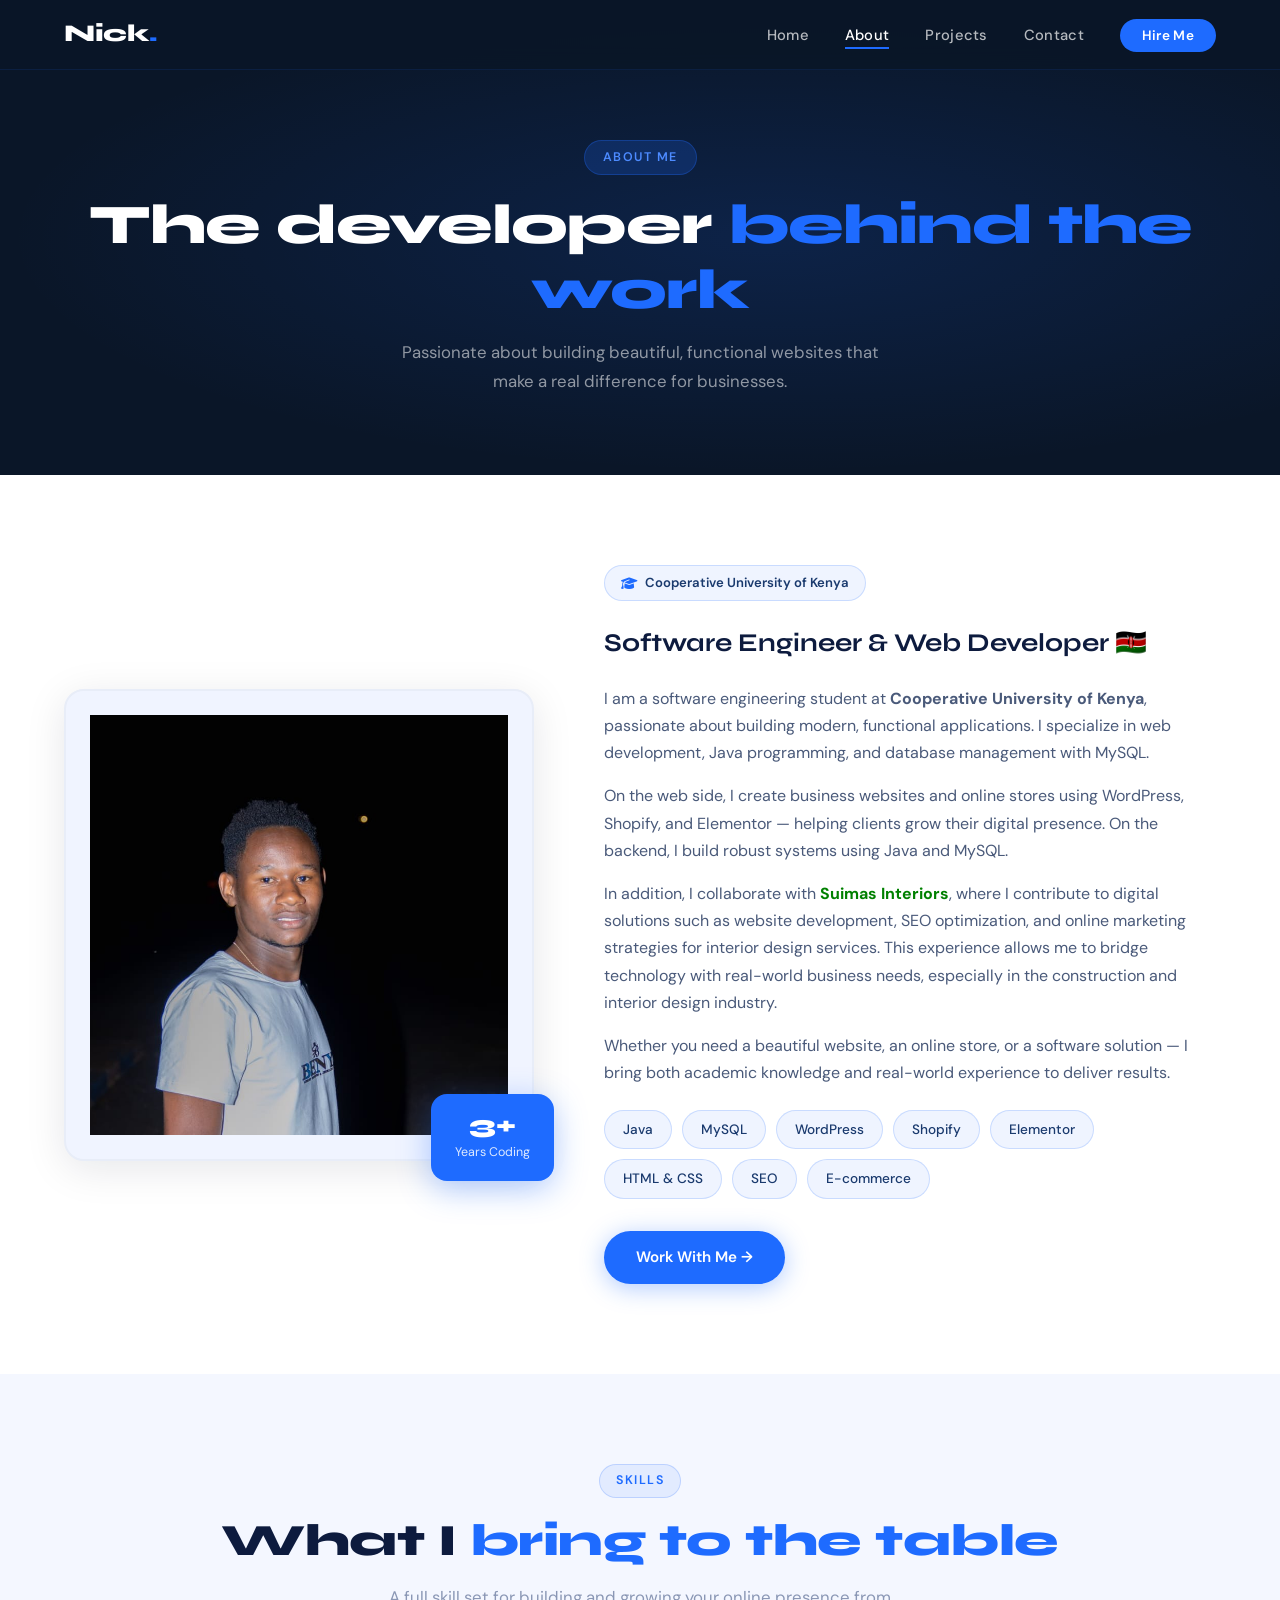
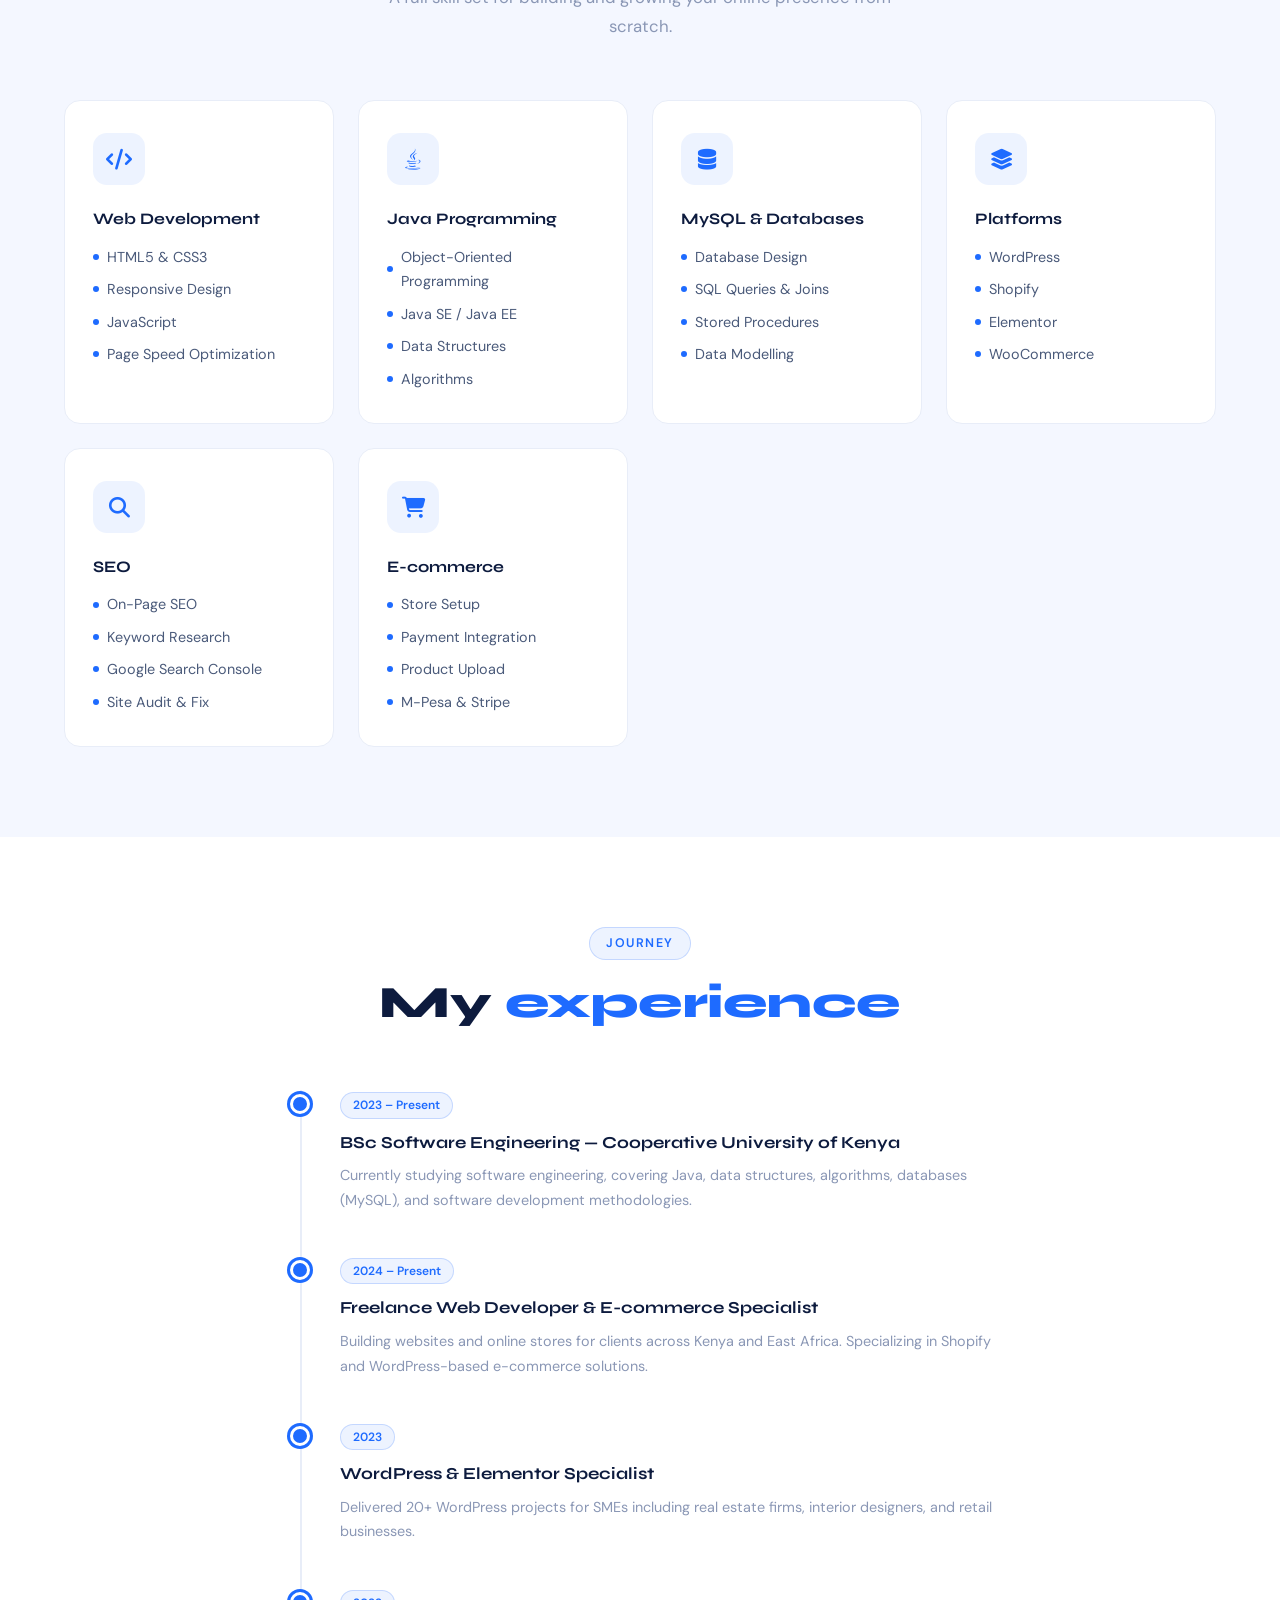
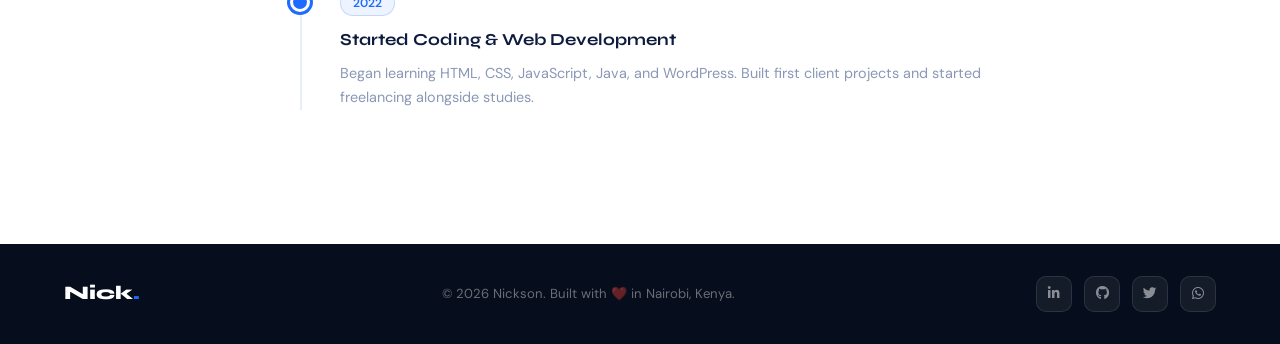
<file: about.html>
<!DOCTYPE html>
<html lang="en">
<head>
  <meta charset="UTF-8" />
  <meta name="viewport" content="width=device-width, initial-scale=1.0" />
  <title>About | Nickson - Web Developer</title>
  <link href="https://fonts.googleapis.com/css2?family=Syne:wght@400;600;700;800&family=DM+Sans:ital,wght@0,300;0,400;0,500;1,300&display=swap" rel="stylesheet" />
  <link href="https://cdnjs.cloudflare.com/ajax/libs/font-awesome/6.5.0/css/all.min.css" rel="stylesheet" />
  <link rel="stylesheet" href="style.css" />
</head>
<body>

  <!-- NAVBAR -->
  <nav id="navbar">
    <a href="index.html" class="nav-logo">Nick<span>.</span></a>
    <ul class="nav-links" id="navLinks">
      <li><a href="index.html">Home</a></li>
      <li><a href="about.html">About</a></li>
      <li><a href="projects.html">Projects</a></li>
      <li><a href="contact.html">Contact</a></li>
      <li><a href="contact.html" class="nav-cta">Hire Me</a></li>
    </ul>
    <div class="hamburger" id="hamburger" onclick="toggleNav()">
      <span></span><span></span><span></span>
    </div>
  </nav>

  <!-- PAGE HERO -->
  <div class="page-hero">
    <div class="page-hero-tag">About Me</div>
    <h1>The developer <span>behind the work</span></h1>
    <p>Passionate about building beautiful, functional websites that make a real difference for businesses.</p>
  </div>

  <!-- ABOUT SECTION -->
  <section id="about" style="background: var(--white);">
    <div class="container">
      <div class="about-grid">
        <div class="about-img-wrap reveal">
          <div class="about-img-frame" style="position:relative; background:#f0f4ff; min-height:420px; display:flex; align-items:center; justify-content:center; flex-direction:column; gap:14px; color:#8a97b5; text-align:center; padding: 24px;">
            <img src="images/Nickson.JPG" alt="Nickson" style="width:100%;height:420px;object-fit:cover;object-position:top;" />
          </div>
          <div class="about-badge-float">
            <strong>3+</strong>
            <span>Years Coding</span>
          </div>
        </div>
        <div class="about-content reveal">
          <div style="display:inline-flex; align-items:center; gap:8px; background:rgba(30,107,255,0.07); border:1px solid rgba(30,107,255,0.18); color:var(--blue-mid); padding:6px 16px; border-radius:100px; font-size:0.82rem; font-weight:600; margin-bottom:20px;">
            <i class="fas fa-graduation-cap" style="color:var(--blue-accent);"></i>
            Cooperative University of Kenya
          </div>
          <h3>Software Engineer &amp; Web Developer 🇰🇪</h3>
          <p>I am a software engineering student at <strong>Cooperative University of Kenya</strong>, passionate about building modern, functional applications. I specialize in web development, Java programming, and database management with MySQL.</p>
          <p>On the web side, I create business websites and online stores using WordPress, Shopify, and Elementor — helping clients grow their digital presence. On the backend, I build robust systems using Java and MySQL.</p>
          <p>In addition, I collaborate with <strong><a href="https://www.google.com/search?q=suimas+interiors" target="_blank" style="text-decoration: none; color: green;a:hover{color:yellow}">Suimas Interiors</a></strong>, where I contribute to digital solutions such as website development, SEO optimization, and online marketing strategies for interior design services. This experience allows me to bridge technology with real-world business needs, especially in the construction and interior design industry.</p>
          <p>Whether you need a beautiful website, an online store, or a software solution — I bring both academic knowledge and real-world experience to deliver results.</p>
          
          <div class="about-tags">
            <span class="tag">Java</span>
            <span class="tag">MySQL</span>
            <span class="tag">WordPress</span>
            <span class="tag">Shopify</span>
            <span class="tag">Elementor</span>
            <span class="tag">HTML & CSS</span>
            <span class="tag">SEO</span>
            <span class="tag">E-commerce</span>
          </div>
          <div style="margin-top: 32px;">
            <a href="contact.html" class="btn-primary">Work With Me →</a>
          </div>
        </div>
      </div>
    </div>
  </section>

  <!-- SKILLS SECTION -->
  <section id="skills">
    <div class="container">
      <div class="section-header reveal">
        <div class="section-tag">Skills</div>
        <h2 class="section-title">What I <span>bring to the table</span></h2>
        <p class="section-desc">A full skill set for building and growing your online presence from scratch.</p>
      </div>
      <div class="skills-grid">
        <div class="skill-card reveal">
          <div class="skill-icon"><i class="fas fa-code"></i></div>
          <h4>Web Development</h4>
          <ul class="skill-list">
            <li>HTML5 & CSS3</li>
            <li>Responsive Design</li>
            <li>JavaScript</li>
            <li>Page Speed Optimization</li>
          </ul>
        </div>
        <div class="skill-card reveal">
          <div class="skill-icon"><i class="fab fa-java"></i></div>
          <h4>Java Programming</h4>
          <ul class="skill-list">
            <li>Object-Oriented Programming</li>
            <li>Java SE / Java EE</li>
            <li>Data Structures</li>
            <li>Algorithms</li>
          </ul>
        </div>
        <div class="skill-card reveal">
          <div class="skill-icon"><i class="fas fa-database"></i></div>
          <h4>MySQL & Databases</h4>
          <ul class="skill-list">
            <li>Database Design</li>
            <li>SQL Queries & Joins</li>
            <li>Stored Procedures</li>
            <li>Data Modelling</li>
          </ul>
        </div>
        <div class="skill-card reveal">
          <div class="skill-icon"><i class="fas fa-layer-group"></i></div>
          <h4>Platforms</h4>
          <ul class="skill-list">
            <li>WordPress</li>
            <li>Shopify</li>
            <li>Elementor</li>
            <li>WooCommerce</li>
          </ul>
        </div>
        <div class="skill-card reveal">
          <div class="skill-icon"><i class="fas fa-search"></i></div>
          <h4>SEO</h4>
          <ul class="skill-list">
            <li>On-Page SEO</li>
            <li>Keyword Research</li>
            <li>Google Search Console</li>
            <li>Site Audit & Fix</li>
          </ul>
        </div>
        <div class="skill-card reveal">
          <div class="skill-icon"><i class="fas fa-shopping-cart"></i></div>
          <h4>E-commerce</h4>
          <ul class="skill-list">
            <li>Store Setup</li>
            <li>Payment Integration</li>
            <li>Product Upload</li>
            <li>M-Pesa & Stripe</li>
          </ul>
        </div>
      </div>
    </div>
  </section>

  <!-- EXPERIENCE TIMELINE -->
  <section id="experience">
    <div class="container">
      <div class="section-header reveal">
        <div class="section-tag">Journey</div>
        <h2 class="section-title">My <span>experience</span></h2>
      </div>
      <div class="timeline">
        <div class="timeline-item reveal">
          <div class="timeline-dot"></div>
          <span class="timeline-year">2023 – Present</span>
          <h4>BSc Software Engineering — Cooperative University of Kenya</h4>
          <p>Currently studying software engineering, covering Java, data structures, algorithms, databases (MySQL), and software development methodologies.</p>
        </div>
        <div class="timeline-item reveal">
          <div class="timeline-dot"></div>
          <span class="timeline-year">2024 – Present</span>
          <h4>Freelance Web Developer & E-commerce Specialist</h4>
          <p>Building websites and online stores for clients across Kenya and East Africa. Specializing in Shopify and WordPress-based e-commerce solutions.</p>
        </div>
        <div class="timeline-item reveal">
          <div class="timeline-dot"></div>
          <span class="timeline-year">2023</span>
          <h4>WordPress & Elementor Specialist</h4>
          <p>Delivered 20+ WordPress projects for SMEs including real estate firms, interior designers, and retail businesses.</p>
        </div>

        <div class="timeline-item reveal">
          <div class="timeline-dot"></div>
          <span class="timeline-year">2022</span>
          <h4>Started Coding & Web Development</h4>
          <p>Began learning HTML, CSS, JavaScript, Java, and WordPress. Built first client projects and started freelancing alongside studies.</p>
        </div>
      </div>
    </div>
  </section>

  <!-- FOOTER -->
  <footer>
    <div class="footer-logo">Nick<span>.</span></div>
    <p>© <span id="year"></span> Nickson. Built with ❤️ in Nairobi, Kenya.</p>
    <div class="footer-socials">
      <a href="https://www.linkedin.com/in/nickson-bahari-75ab64363/" class="social-icon"><i class="fab fa-linkedin-in"></i></a>
      <a href="https://github.com/bahari23/" class="social-icon"><i class="fab fa-github"></i></a>
      <a href="https://x.com/Optimus5448431" class="social-icon"><i class="fab fa-twitter"></i></a>
      <a href="https://wa.me/254798544547" class="social-icon"><i class="fab fa-whatsapp"></i></a>
    </div>
  </footer>

  <script src="main.js"></script>
  <script>document.getElementById('year').textContent = new Date().getFullYear();</script>
</body>
</html>
</file>
<file: style.css>
/* ========== CSS VARIABLES ========== */
:root {
  --blue-deep: #0a1628;
  --blue-mid: #1a3a6e;
  --blue-accent: #1e6bff;
  --blue-light: #4d8bff;
  --blue-glow: rgba(30, 107, 255, 0.18);
  --white: #ffffff;
  --off-white: #f4f7ff;
  --gray-light: #e8edf8;
  --gray-text: #8a97b5;
  --text-dark: #0d1b3e;
  --card-bg: #ffffff;
  --section-alt: #f0f4ff;
  --font-display: 'Syne', sans-serif;
  --font-body: 'DM Sans', sans-serif;
  --radius: 16px;
  --shadow: 0 8px 40px rgba(10, 22, 40, 0.10);
  --shadow-card: 0 4px 24px rgba(30, 107, 255, 0.10);
}

/* ========== RESET & BASE ========== */
*, *::before, *::after { box-sizing: border-box; margin: 0; padding: 0; }
html { scroll-behavior: smooth; }
body {
  font-family: var(--font-body);
  background: var(--white);
  color: var(--text-dark);
  line-height: 1.7;
  overflow-x: hidden;
}
img { max-width: 100%; display: block; }
a { text-decoration: none; color: inherit; }
section { padding: 90px 0; }
.container { width: 90%; max-width: 1200px; margin: 0 auto; }

/* ========== NAVBAR ========== */
nav {
  position: fixed; top: 0; left: 0; right: 0; z-index: 1000;
  background: rgba(10, 22, 40, 0.96);
  backdrop-filter: blur(12px);
  border-bottom: 1px solid rgba(30, 107, 255, 0.12);
  padding: 0 5%;
  display: flex; align-items: center; justify-content: space-between;
  height: 70px;
  transition: box-shadow 0.3s;
}
nav.scrolled { box-shadow: 0 4px 30px rgba(30, 107, 255, 0.15); }
.nav-logo {
  font-family: var(--font-display);
  font-weight: 800; font-size: 1.5rem;
  color: var(--white); letter-spacing: -0.5px;
}
.nav-logo span { color: var(--blue-accent); }
.nav-links { display: flex; gap: 36px; list-style: none; }
.nav-links a {
  font-family: var(--font-body); font-weight: 500;
  font-size: 0.92rem; color: rgba(255,255,255,0.70);
  letter-spacing: 0.3px; transition: color 0.2s;
  position: relative;
}
.nav-links a::after {
  content: ''; position: absolute; bottom: -4px; left: 0;
  width: 0; height: 2px; background: var(--blue-accent);
  transition: width 0.3s;
}
.nav-links a:hover, .nav-links a.active { color: var(--white); }
.nav-links a:hover::after, .nav-links a.active::after { width: 100%; }
.nav-cta {
  background: var(--blue-accent) !important;
  color: var(--white) !important;
  padding: 8px 22px; border-radius: 100px;
  font-weight: 600 !important; font-size: 0.85rem !important;
  transition: background 0.2s, transform 0.2s !important;
}
.nav-cta:hover { background: var(--blue-light) !important; transform: translateY(-1px); }
.nav-cta::after { display: none !important; }
.hamburger { display: none; flex-direction: column; gap: 5px; cursor: pointer; }
.hamburger span { width: 24px; height: 2px; background: var(--white); transition: all 0.3s; border-radius: 2px; }

/* ========== PAGE HERO (inner pages) ========== */
.page-hero {
  background: var(--blue-deep);
  padding: 140px 0 80px;
  position: relative; overflow: hidden; text-align: center;
}
.page-hero::before {
  content: ''; position: absolute; inset: 0;
  background: radial-gradient(ellipse at 60% 50%, rgba(30,107,255,0.15) 0%, transparent 70%);
}
.page-hero-tag {
  display: inline-block;
  background: rgba(30,107,255,0.2); color: var(--blue-light);
  border: 1px solid rgba(30,107,255,0.3);
  padding: 6px 18px; border-radius: 100px;
  font-size: 0.78rem; font-weight: 600; letter-spacing: 1.5px;
  text-transform: uppercase; margin-bottom: 18px;
  position: relative; z-index: 2;
  animation: fadeInUp 0.6s ease both;
}
.page-hero h1 {
  font-family: var(--font-display); font-weight: 800;
  font-size: clamp(2.2rem, 4.5vw, 3.5rem);
  color: var(--white); letter-spacing: -1px; line-height: 1.15;
  position: relative; z-index: 2;
  animation: fadeInUp 0.7s 0.1s ease both;
}
.page-hero h1 span { color: var(--blue-accent); }
.page-hero p {
  margin-top: 16px; font-size: 1.05rem;
  color: rgba(255,255,255,0.55); max-width: 520px; margin-left: auto; margin-right: auto;
  position: relative; z-index: 2;
  animation: fadeInUp 0.7s 0.2s ease both;
}

/* ========== SECTION HEADER ========== */
.section-header { text-align: center; margin-bottom: 60px; }
.section-tag {
  display: inline-block;
  background: rgba(30,107,255,0.08); color: var(--blue-accent);
  border: 1px solid rgba(30,107,255,0.2);
  padding: 5px 16px; border-radius: 100px;
  font-size: 0.78rem; font-weight: 600; letter-spacing: 1.5px;
  text-transform: uppercase; margin-bottom: 16px;
}
.section-title {
  font-family: var(--font-display); font-weight: 800;
  font-size: clamp(1.9rem, 3.5vw, 2.8rem);
  color: var(--text-dark); letter-spacing: -0.5px; line-height: 1.2;
  margin-bottom: 16px;
}
.section-title span { color: var(--blue-accent); }
.section-desc { font-size: 1.05rem; color: var(--gray-text); max-width: 540px; margin: 0 auto; }

/* ========== BUTTONS ========== */
.btn-primary {
  display: inline-flex; align-items: center; gap: 8px;
  background: var(--blue-accent); color: var(--white);
  padding: 14px 32px; border-radius: 100px;
  font-weight: 600; font-size: 0.95rem;
  transition: all 0.25s; border: none; cursor: pointer;
  box-shadow: 0 4px 24px rgba(30,107,255,0.35);
}
.btn-primary:hover { background: var(--blue-light); transform: translateY(-2px); box-shadow: 0 8px 32px rgba(30,107,255,0.45); }
.btn-outline {
  display: inline-flex; align-items: center; gap: 8px;
  background: transparent; color: var(--text-dark);
  padding: 14px 32px; border-radius: 100px;
  font-weight: 500; font-size: 0.95rem;
  border: 1.5px solid var(--gray-light);
  transition: all 0.25s; cursor: pointer;
}
.btn-outline:hover { border-color: var(--blue-accent); color: var(--blue-accent); transform: translateY(-2px); }
.btn-outline-white {
  display: inline-flex; align-items: center; gap: 8px;
  background: transparent; color: var(--white);
  padding: 14px 32px; border-radius: 100px;
  font-weight: 500; font-size: 0.95rem;
  border: 1.5px solid rgba(255,255,255,0.3);
  transition: all 0.25s; cursor: pointer;
}
.btn-outline-white:hover { border-color: var(--blue-accent); color: var(--blue-light); transform: translateY(-2px); }

/* ========== CARDS ========== */
.skill-card {
  background: var(--card-bg); border: 1.5px solid var(--gray-light);
  border-radius: var(--radius); padding: 32px 28px;
  transition: all 0.3s; cursor: default;
}
.skill-card:hover {
  border-color: var(--blue-accent);
  box-shadow: var(--shadow-card);
  transform: translateY(-4px);
}
.skill-icon {
  width: 52px; height: 52px; border-radius: 14px;
  background: rgba(30,107,255,0.08); display: flex;
  align-items: center; justify-content: center;
  color: var(--blue-accent); font-size: 1.3rem;
  margin-bottom: 20px;
}
.skill-card h4 {
  font-family: var(--font-display); font-weight: 700;
  font-size: 1rem; margin-bottom: 12px; color: var(--text-dark);
}
.skill-list { list-style: none; display: flex; flex-direction: column; gap: 8px; }
.skill-list li {
  display: flex; align-items: center; gap: 8px;
  font-size: 0.9rem; color: #4a5a7a;
}
.skill-list li::before {
  content: ''; width: 6px; height: 6px; border-radius: 50%;
  background: var(--blue-accent); flex-shrink: 0;
}

/* ========== FOOTER ========== */
footer {
  background: #060d1c; padding: 32px 5%;
  display: flex; align-items: center; justify-content: space-between;
  flex-wrap: wrap; gap: 16px;
}
.footer-logo { font-family: var(--font-display); font-weight: 800; font-size: 1.2rem; color: var(--white); }
.footer-logo span { color: var(--blue-accent); }
footer p { color: rgba(255,255,255,0.4); font-size: 0.82rem; }
.footer-socials { display: flex; gap: 12px; }
.social-icon {
  width: 36px; height: 36px; border-radius: 10px;
  background: rgba(255,255,255,0.06); border: 1px solid rgba(255,255,255,0.1);
  display: flex; align-items: center; justify-content: center;
  color: rgba(255,255,255,0.5); font-size: 0.85rem;
  transition: all 0.25s;
}
.social-icon:hover { background: var(--blue-accent); color: var(--white); border-color: var(--blue-accent); transform: translateY(-2px); }

/* ========== TAGS ========== */
.tag {
  background: rgba(30,107,255,0.07); border: 1px solid rgba(30,107,255,0.18);
  color: var(--blue-mid); padding: 7px 18px;
  border-radius: 100px; font-size: 0.85rem; font-weight: 500;
}
.tool-badge {
  background: rgba(30,107,255,0.08); color: var(--blue-accent);
  border: 1px solid rgba(30,107,255,0.2);
  padding: 3px 12px; border-radius: 100px;
  font-size: 0.73rem; font-weight: 600;
}

/* ========== ANIMATIONS ========== */
@keyframes fadeInUp {
  from { opacity: 0; transform: translateY(24px); }
  to { opacity: 1; transform: translateY(0); }
}
@keyframes fadeInRight {
  from { opacity: 0; transform: translateX(40px); }
  to { opacity: 1; transform: translateX(0); }
}
.reveal {
  opacity: 0; transform: translateY(30px);
  transition: opacity 0.65s ease, transform 0.65s ease;
}
.reveal.visible { opacity: 1; transform: translateY(0); }

/* ========== MOBILE (shared) ========== */
@media (max-width: 768px) {
  .hamburger { display: flex; }
  .nav-links {
    position: fixed; top: 70px; left: 0; right: 0;
    background: rgba(10,22,40,0.98); backdrop-filter: blur(12px);
    flex-direction: column; gap: 0; padding: 16px 0;
    transform: translateY(-120%); transition: transform 0.35s;
    pointer-events: none;
  }
  .nav-links.open { transform: translateY(0); pointer-events: all; }
  .nav-links li { border-bottom: 1px solid rgba(255,255,255,0.06); }
  .nav-links a { display: block; padding: 14px 5%; font-size: 1rem; }
  section { padding: 70px 0; }
  footer { flex-direction: column; text-align: center; }
}

/* ==============================================
   INDEX.HTML — HOME PAGE STYLES
   ============================================== */

#home {
  min-height: 100vh;
  background: var(--blue-deep);
  display: flex; align-items: center;
  position: relative; overflow: hidden;
  padding-top: 70px;
}
.hero-bg {
  position: absolute; inset: 0;
  background-image: url('images/code.jpg');
  background-size: cover; background-position: center;
  opacity: 0.4;
}
.hero-overlay {
  position: absolute; inset: 0;
  background: linear-gradient(135deg, rgba(34, 81, 148, 0.6) 45%, rgba(21, 50, 96, 0.4) 100%);
}
.hero-circle1 {
  position: absolute; width: 520px; height: 520px; border-radius: 50%;
  background: radial-gradient(circle, rgba(30,107,255,0.12) 0%, transparent 70%);
  right: -80px; top: -100px; pointer-events: none;
}
.hero-circle2 {
  position: absolute; width: 300px; height: 300px; border-radius: 50%;
  border: 1px solid rgba(30,107,255,0.12);
  right: 120px; top: 80px; pointer-events: none;
}
.hero-grid {
  display: grid; grid-template-columns: 1fr 1fr;
  align-items: center; gap: 60px;
  width: 90%; max-width: 1200px; margin: 0 auto;
  position: relative; z-index: 2;
  padding: 80px 0;
}
.hero-badge {
  display: inline-flex; align-items: center; gap: 8px;
  background: rgba(30,107,255,0.15); border: 1px solid rgba(30,107,255,0.3);
  color: var(--blue-light); padding: 6px 16px; border-radius: 100px;
  font-size: 0.82rem; font-weight: 500; margin-bottom: 24px;
  animation: fadeInUp 0.7s ease both;
}
.hero-name {
  font-family: var(--font-display); font-weight: 800;
  font-size: clamp(2.8rem, 5vw, 4.2rem); color: var(--white);
  line-height: 1.1; letter-spacing: -1.5px; margin-bottom: 16px;
  animation: fadeInUp 0.8s 0.1s ease both;
}
.typed-name {
  background: linear-gradient(90deg, var(--blue-accent), var(--blue-light));
  -webkit-background-clip: text; -webkit-text-fill-color: transparent;
}
.cursor {
  display: inline-block;
  background: linear-gradient(90deg, var(--blue-accent), var(--blue-light));
  -webkit-background-clip: text; -webkit-text-fill-color: transparent;
  animation: blink 0.75s step-end infinite;
  font-weight: 300;
}
@keyframes blink { 0%,100%{opacity:1} 50%{opacity:0} }
.hero-role {
  font-size: 1.15rem; color: rgba(255,255,255,0.65);
  font-weight: 300; margin-bottom: 20px;
  animation: fadeInUp 0.8s 0.2s ease both;
}
.hero-tagline {
  font-size: 1.05rem; color: rgba(255,255,255,0.85);
  max-width: 440px; line-height: 1.75; margin-bottom: 36px;
  animation: fadeInUp 0.8s 0.3s ease both;
}
.hero-btns {
  display: flex; gap: 16px; flex-wrap: wrap;
  animation: fadeInUp 0.8s 0.4s ease both;
}
.hero-image-wrap {
  display: flex; justify-content: center; align-items: center;
  animation: fadeInRight 0.9s 0.3s ease both;
}
.hero-image-frame {
  width: 300px; height: 300px; border-radius: 50%; overflow: hidden;
  border: 4px solid rgba(30,107,255,0.4);
  box-shadow: 0 0 0 8px rgba(30,107,255,0.10), 0 24px 80px rgba(0,0,0,0.4);
  position: relative; background: #1a2a4a;
}
.hero-image-frame img { width: 100%; height: 100%; object-fit: cover; object-position: top; }
.profile-placeholder {
  width: 100%; height: 100%; display: flex; flex-direction: column;
  align-items: center; justify-content: center; gap: 12px;
  color: rgba(255,255,255,0.4);
}
.profile-placeholder i { font-size: 4rem; }
.profile-placeholder span { font-size: 0.78rem; text-align: center; padding: 0 16px; line-height: 1.5; }
.uni-badge {
  display: inline-flex; align-items: center; gap: 8px;
  background: rgba(255,255,255,0.07); border: 1px solid rgba(255,255,255,0.15);
  color: rgba(255,255,255,0.75); padding: 6px 14px; border-radius: 100px;
  font-size: 0.8rem; margin-bottom: 12px;
  animation: fadeInUp 0.7s 0.05s ease both;
}
.uni-badge i { color: var(--blue-light); }
.hero-stats {
  display: flex; gap: 32px; margin-top: 48px;
  animation: fadeInUp 0.8s 0.5s ease both;
}
.stat-num {
  font-family: var(--font-display); font-size: 1.8rem;
  font-weight: 800; color: var(--blue-accent); line-height: 1;
}
.stat-label { font-size: 0.8rem; color: rgba(255,255,255,0.5); margin-top: 4px; }

/* Services teaser */
#services-teaser { background: var(--off-white); }
.services-grid {
  display: grid; grid-template-columns: repeat(auto-fit, minmax(220px, 1fr));
  gap: 24px;
}
.service-card {
  background: var(--white); border-radius: var(--radius);
  padding: 30px 24px; border: 1.5px solid var(--gray-light);
  text-align: center; transition: all 0.3s;
}
.service-card:hover { border-color: var(--blue-accent); box-shadow: var(--shadow-card); transform: translateY(-4px); }
.service-card i { font-size: 2rem; color: var(--blue-accent); margin-bottom: 16px; }
.service-card h4 { font-family: var(--font-display); font-weight: 700; font-size: 1rem; margin-bottom: 10px; }
.service-card p { font-size: 0.88rem; color: var(--gray-text); }

/* CTA section */
#cta { background: var(--blue-accent); padding: 80px 0; text-align: center; }
#cta h2 {
  font-family: var(--font-display); font-weight: 800;
  font-size: clamp(1.8rem, 3.5vw, 2.5rem);
  color: var(--white); margin-bottom: 16px;
}
#cta p { color: rgba(255,255,255,0.8); margin-bottom: 32px; font-size: 1.05rem; }
#cta .btn-white {
  background: var(--white); color: var(--blue-accent);
  padding: 14px 36px; border-radius: 100px;
  font-weight: 700; font-size: 0.95rem; transition: all 0.25s;
  display: inline-block;
}
#cta .btn-white:hover { transform: translateY(-2px); box-shadow: 0 8px 28px rgba(0,0,0,0.2); }

@media (max-width: 768px) {
  .hero-grid { grid-template-columns: 1fr; gap: 40px; padding: 40px 0 60px; }
  .hero-image-wrap { order: -1; }
  .hero-image-frame { width: 220px; height: 220px; }
  .hero-stats { gap: 24px; }
}

/* ==============================================
   ABOUT.HTML — ABOUT PAGE STYLES
   ============================================== */

.about-grid {
  display: grid; grid-template-columns: 1fr 1.3fr;
  gap: 70px; align-items: center;
}
.about-img-wrap { position: relative; }
.about-img-frame {
  border-radius: 20px; overflow: hidden;
  box-shadow: var(--shadow);
  border: 2px solid var(--gray-light);
}
.about-img-frame img { width: 100%; height: 450px; object-fit: cover; }
.about-badge-float {
  position: absolute; bottom: -20px; right: -20px;
  background: var(--blue-accent); color: var(--white);
  border-radius: 16px; padding: 18px 24px;
  box-shadow: 0 8px 32px rgba(30,107,255,0.35);
  text-align: center;
}
.about-badge-float strong {
  display: block; font-family: var(--font-display);
  font-size: 1.6rem; font-weight: 800; line-height: 1;
}
.about-badge-float span { font-size: 0.78rem; opacity: 0.85; margin-top: 4px; display: block; }
.about-content h3 {
  font-family: var(--font-display); font-weight: 700;
  font-size: 1.6rem; margin-bottom: 20px; color: var(--text-dark);
}
.about-content p { color: #4a5a7a; margin-bottom: 16px; font-size: 1rem; }
.about-tags { display: flex; flex-wrap: wrap; gap: 10px; margin-top: 24px; }

#skills { background: var(--off-white); }
.skills-grid {
  display: grid; grid-template-columns: repeat(auto-fit, minmax(240px, 1fr));
  gap: 24px;
}

#experience { background: var(--white); }
.timeline { position: relative; max-width: 720px; margin: 0 auto; }
.timeline::before {
  content: ''; position: absolute; left: 20px; top: 0; bottom: 0;
  width: 2px; background: var(--gray-light);
}
.timeline-item { position: relative; padding-left: 60px; margin-bottom: 44px; }
.timeline-dot {
  position: absolute; left: 10px; top: 4px;
  width: 20px; height: 20px; border-radius: 50%;
  background: var(--blue-accent); border: 3px solid var(--white);
  box-shadow: 0 0 0 3px var(--blue-accent);
}
.timeline-year {
  display: inline-block; background: rgba(30,107,255,0.08);
  color: var(--blue-accent); border: 1px solid rgba(30,107,255,0.2);
  padding: 2px 12px; border-radius: 100px;
  font-size: 0.75rem; font-weight: 600; margin-bottom: 10px;
}
.timeline-item h4 {
  font-family: var(--font-display); font-weight: 700;
  font-size: 1.05rem; color: var(--text-dark); margin-bottom: 6px;
}
.timeline-item p { font-size: 0.9rem; color: var(--gray-text); }

@media (max-width: 768px) {
  .about-grid { grid-template-columns: 1fr; gap: 50px; }
  .about-badge-float { right: 0; bottom: -15px; }
}

/* ==============================================
   PROJECTS.HTML — PROJECTS PAGE STYLES
   ============================================== */

#projects { background: var(--white); }
.filter-bar {
  display: flex; justify-content: center; gap: 10px;
  flex-wrap: wrap; margin-bottom: 48px;
}
.filter-btn {
  background: var(--off-white); color: var(--gray-text);
  border: 1.5px solid var(--gray-light); padding: 8px 22px;
  border-radius: 100px; font-size: 0.85rem; font-weight: 500;
  cursor: pointer; transition: all 0.25s; font-family: var(--font-body);
}
.filter-btn:hover, .filter-btn.active {
  background: var(--blue-accent); color: var(--white);
  border-color: var(--blue-accent);
}
.projects-grid {
  display: grid; grid-template-columns: repeat(auto-fill, minmax(320px, 1fr));
  gap: 28px;
}
.project-card {
  background: var(--white); border-radius: 20px; overflow: hidden;
  border: 1.5px solid var(--gray-light); box-shadow: var(--shadow-card);
  transition: all 0.35s;
}
.project-card:hover { transform: translateY(-8px); box-shadow: 0 16px 48px rgba(30,107,255,0.18); border-color: var(--blue-accent); }
.project-img-wrap { overflow: hidden; position: relative; }
.project-img { width: 100%; height: 220px; object-fit: cover; transition: transform 0.5s; }
.project-card:hover .project-img { transform: scale(1.06); }
.project-overlay {
  position: absolute; inset: 0;
  background: linear-gradient(180deg, transparent 50%, rgba(10,22,40,0.5) 100%);
}
.project-body { padding: 24px; }
.project-tools { display: flex; flex-wrap: wrap; gap: 6px; margin-bottom: 12px; }
.project-title {
  font-family: var(--font-display); font-weight: 700;
  font-size: 1.15rem; color: var(--text-dark); margin-bottom: 10px;
}
.project-desc { font-size: 0.88rem; color: #5a6a8a; line-height: 1.65; }
.project-link {
  display: inline-flex; align-items: center; gap: 6px;
  color: var(--blue-accent); font-size: 0.85rem; font-weight: 600;
  margin-top: 16px; transition: gap 0.2s;
}
.project-link:hover { gap: 10px; }

#project-cta { background: var(--off-white); padding: 80px 0; text-align: center; }
#project-cta h2 {
  font-family: var(--font-display); font-weight: 800;
  font-size: clamp(1.6rem, 3vw, 2.2rem); margin-bottom: 14px;
}
#project-cta p { color: var(--gray-text); margin-bottom: 28px; font-size: 1rem; }

/* ==============================================
   CONTACT.HTML — CONTACT PAGE STYLES
   ============================================== */

#contact { background: var(--white); }
.contact-wrapper {
  display: grid; grid-template-columns: 1fr 1.4fr;
  gap: 60px; align-items: start;
}
.contact-info { display: flex; flex-direction: column; gap: 28px; }
.contact-card {
  background: var(--off-white); border: 1.5px solid var(--gray-light);
  border-radius: var(--radius); padding: 28px;
}
.contact-card h3 {
  font-family: var(--font-display); font-weight: 700;
  font-size: 1.1rem; margin-bottom: 20px; color: var(--text-dark);
}
.contact-item {
  display: flex; align-items: flex-start; gap: 16px; margin-bottom: 20px;
}
.contact-item:last-child { margin-bottom: 0; }
.contact-icon {
  width: 44px; height: 44px; border-radius: 12px;
  background: rgba(30,107,255,0.08); border: 1px solid rgba(30,107,255,0.15);
  display: flex; align-items: center; justify-content: center;
  color: var(--blue-accent); font-size: 1rem; flex-shrink: 0;
}
.contact-text h5 {
  font-family: var(--font-display); font-weight: 700;
  color: var(--text-dark); font-size: 0.88rem; margin-bottom: 3px;
}
.contact-text a, .contact-text p {
  color: var(--gray-text); font-size: 0.9rem; transition: color 0.2s;
}
.contact-text a:hover { color: var(--blue-accent); }
.wa-btn {
  display: flex; align-items: center; justify-content: center; gap: 10px;
  background: #25D366; color: var(--white);
  padding: 14px 28px; border-radius: 12px;
  font-weight: 600; font-size: 0.95rem;
  transition: all 0.25s; border: none; cursor: pointer;
  font-family: var(--font-body); text-decoration: none;
}
.wa-btn:hover { background: #1fb855; transform: translateY(-2px); box-shadow: 0 6px 24px rgba(37,211,102,0.35); color: var(--white); }

.faq { margin-top: 8px; }
.faq-item { border-bottom: 1px solid var(--gray-light); padding: 16px 0; cursor: pointer; }
.faq-q {
  display: flex; justify-content: space-between; align-items: center;
  font-weight: 600; font-size: 0.9rem; color: var(--text-dark);
}
.faq-q i { color: var(--blue-accent); transition: transform 0.3s; font-size: 0.8rem; }
.faq-a {
  font-size: 0.87rem; color: var(--gray-text);
  margin-top: 10px; display: none; line-height: 1.65;
}
.faq-item.open .faq-q i { transform: rotate(180deg); }
.faq-item.open .faq-a { display: block; }

.contact-form {
  background: var(--off-white); border: 1.5px solid var(--gray-light);
  border-radius: 24px; padding: 40px;
}
.contact-form h3 {
  font-family: var(--font-display); font-weight: 700;
  font-size: 1.3rem; margin-bottom: 28px; color: var(--text-dark);
}
.form-row { display: grid; grid-template-columns: 1fr 1fr; gap: 16px; }
.form-group { margin-bottom: 20px; }
.form-group label {
  display: block; font-size: 0.82rem; font-weight: 600;
  color: var(--text-dark); margin-bottom: 8px; letter-spacing: 0.3px;
}
.form-group input,
.form-group textarea,
.form-group select {
  width: 100%; background: var(--white);
  border: 1.5px solid var(--gray-light);
  color: var(--text-dark); padding: 12px 16px;
  border-radius: 10px; font-family: var(--font-body); font-size: 0.92rem;
  transition: border-color 0.25s; outline: none; resize: vertical;
  appearance: none;
}
.form-group input::placeholder,
.form-group textarea::placeholder { color: var(--gray-text); }
.form-group input:focus,
.form-group textarea:focus,
.form-group select:focus { border-color: var(--blue-accent); }
.form-group textarea { min-height: 130px; }
.form-submit {
  width: 100%; background: var(--blue-accent); color: var(--white);
  padding: 15px; border-radius: 12px; border: none; cursor: pointer;
  font-family: var(--font-display); font-weight: 700; font-size: 1rem;
  transition: all 0.25s; letter-spacing: 0.5px;
}
.form-submit:hover { background: var(--blue-light); transform: translateY(-2px); box-shadow: 0 6px 24px rgba(30,107,255,0.4); }
.form-note { font-size: 0.8rem; color: var(--gray-text); text-align: center; margin-top: 12px; }
.success-msg {
  display: none; text-align: center; padding: 24px;
  background: rgba(30,107,255,0.06); border: 1px solid rgba(30,107,255,0.2);
  border-radius: 12px; margin-top: 16px;
}
.success-msg i { font-size: 2rem; color: var(--blue-accent); margin-bottom: 10px; }
.success-msg p { color: var(--text-dark); font-weight: 500; }

@media (max-width: 860px) {
  .contact-wrapper { grid-template-columns: 1fr; }
  .form-row { grid-template-columns: 1fr; }
}
@media (max-width: 480px) {
  .contact-form { padding: 24px; }
}
</file>
